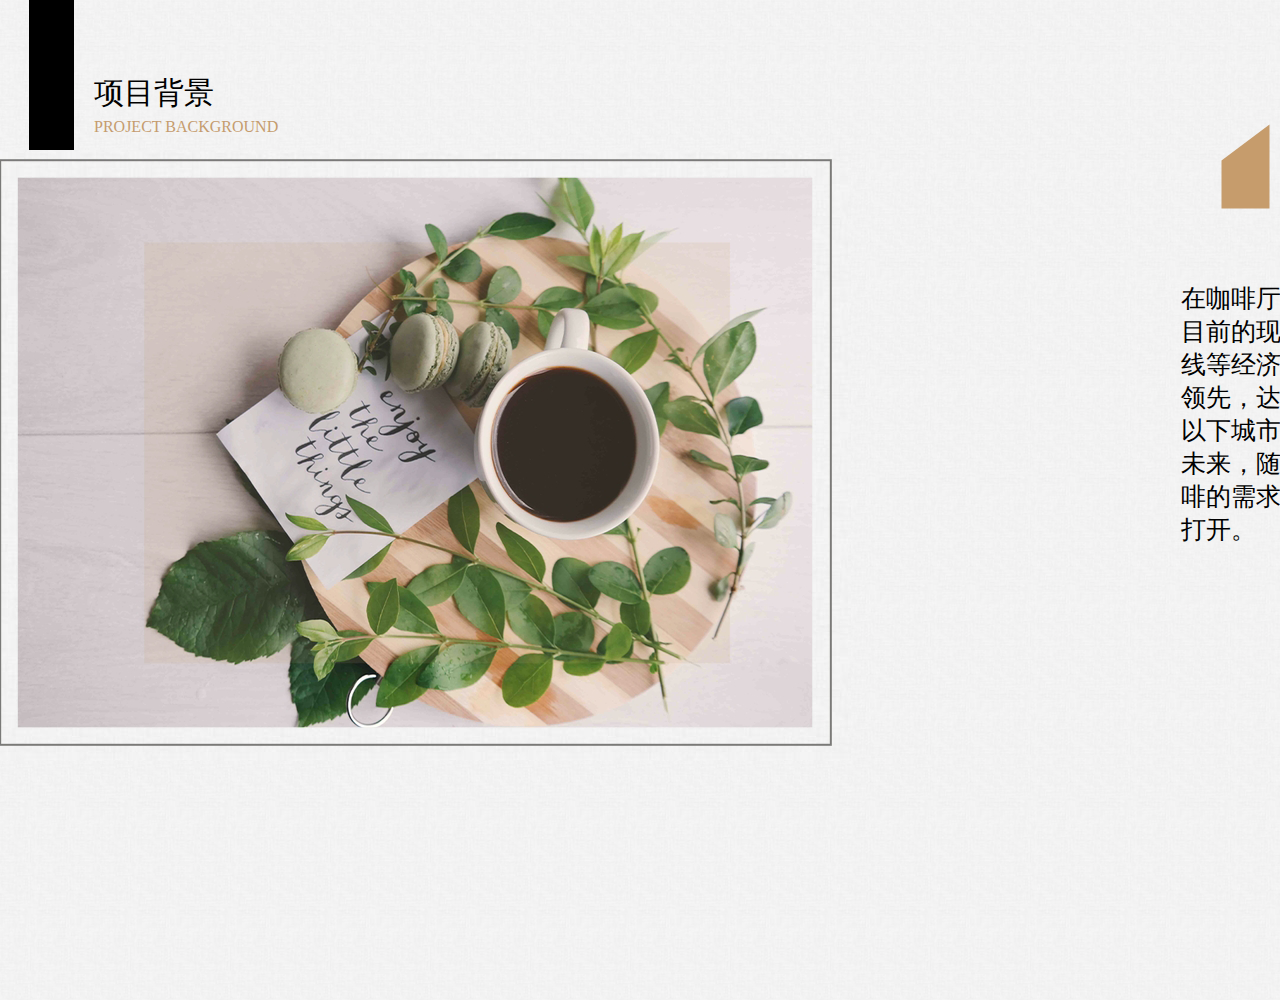
<file: 201907010text/index.html>
<!DOCTYPE html>
<html>

<head>
    <meta charset="UTF-8">
    <title>项目背景</title>
    <link rel="stylesheet" type="text/css" href="../201907010text/css/project.css">
</head>

<body>
    <div class="background">
        <div class="rectangle"></div>
        <div class="text">
            <p class="cs">项目背景</p>
            <p class="en">PROJECT BACKGROUND</p>
        </div>
        <div class="left-img">
            <img src="../201907010text/img/flower.png" alt="">
        </div>
        <div class="pattern"> </div>
        <div class="patterns"> </div>
        <div class="right-content">
            <p class="one">在咖啡厅未来增长潜力方面，从我国咖啡厅行业目前的现状来看，我国的咖啡厅主要集中在一二线等经济发达城市，其中上海是咖啡厅数量遥遥领先，达到5643家之多。而在我国广大的三线及以下城市咖啡厅数量极少</p>
            <p class="one">未来，随着咖啡文化的不断普及，消费者对于咖啡的需求将不断扩大，三线及以下城市市场有望打开。</p>
        </div>
    </div>
</body>

</html>
</file>
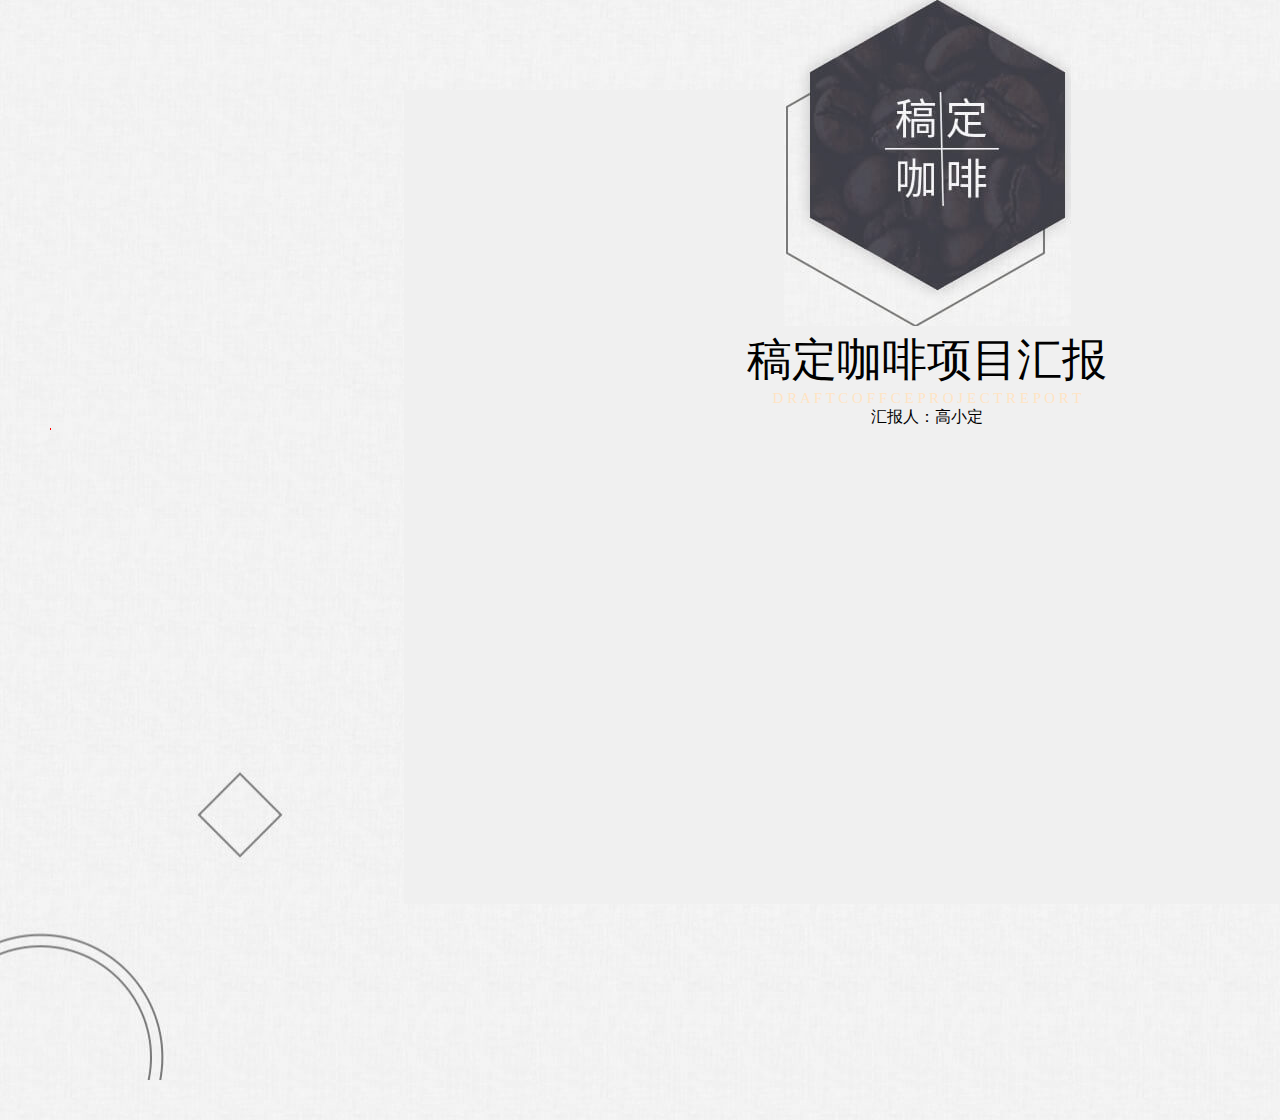
<file: 20190709text/index.html>
<!DOCTYPE html>
<html>

<head>
    <meta charset="UTF-8">
    <title>稿定咖啡</title>
    <link rel="stylesheet" type="text/css" href="./css/coff.css">
</head>

<body>
    <div class="background">
        <div class="head-logo">
            <img src="./img/slogo.png" alt="">
        </div>
        <div class="text">
            <p>稿定咖啡项目汇报</p>
        </div>
        <div class="report">
            <p>D R A F T C O F F C E P R O J E C T R E P O R T</p>
        </div>
        <div class="name">
            <p>汇报人：高小定</p>
        </div>
        <div class="wire"></div>
    </div>
</body>

</html>
</file>
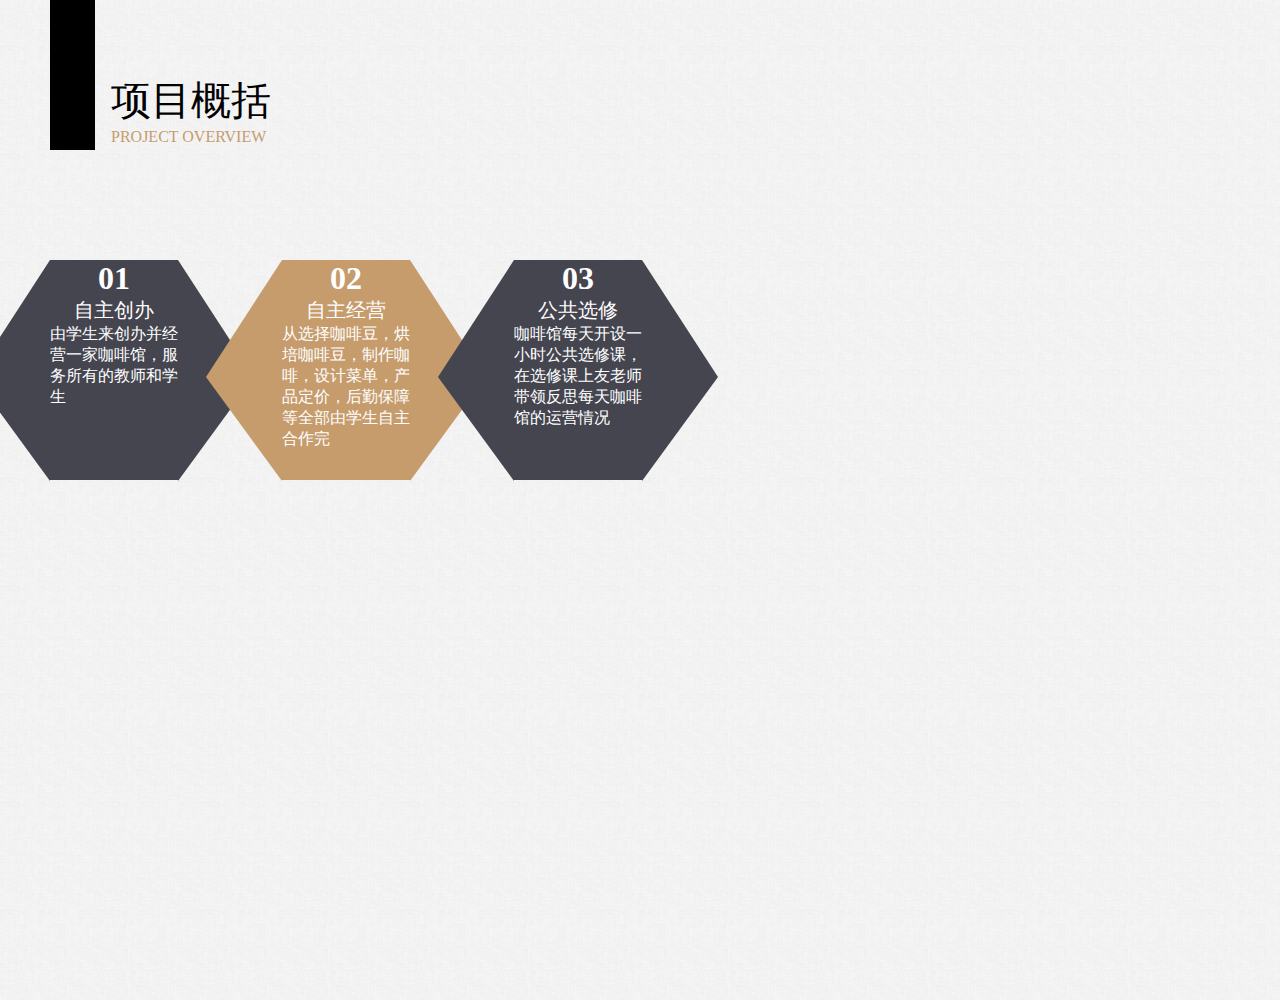
<file: 201907010text/index1.html>
<!DOCTYPE html>
<html>

<head>
    <meta charset="UTF-8">
    <title>项目概括</title>
    <link rel="stylesheet" type="text/css" href="../201907010text/css/overview.css">
</head>

<body>
    <div>
        <div class="background">
            <div class="logo"></div>
            <div class="text">
                <p class="cn">项目概括</p>
                <p class="en">PROJECT OVERVIEW</p>
            </div>
            <div class="logoin">
                <div class="cof-text">
                    <h1 class="num">01</h1>
                    <p class="title">自主创办</p>
                    <span class="cont">由学生来创办并经营一家咖啡馆，服务所有的教师和学生</span>
                </div>
            </div>
            <div class="bg-color">
                <div class="cof-text">
                    <h1 class="num">02</h1>
                    <p class="title">自主经营</p>
                    <span class="cont">从选择咖啡豆，烘培咖啡豆，制作咖啡，设计菜单，产品定价，后勤保障等全部由学生自主合作完</span>
                </div>
            </div>
            <div class="logoin">
                <div class="cof-text">
                    <h1 class="num">03</h1>
                    <p class="title">公共选修</p>
                    <span class="cont">咖啡馆每天开设一小时公共选修课，在选修课上友老师带领反思每天咖啡馆的运营情况</span>
                </div>
            </div>
        </div>
    </div>
</body>

</html>
</file>
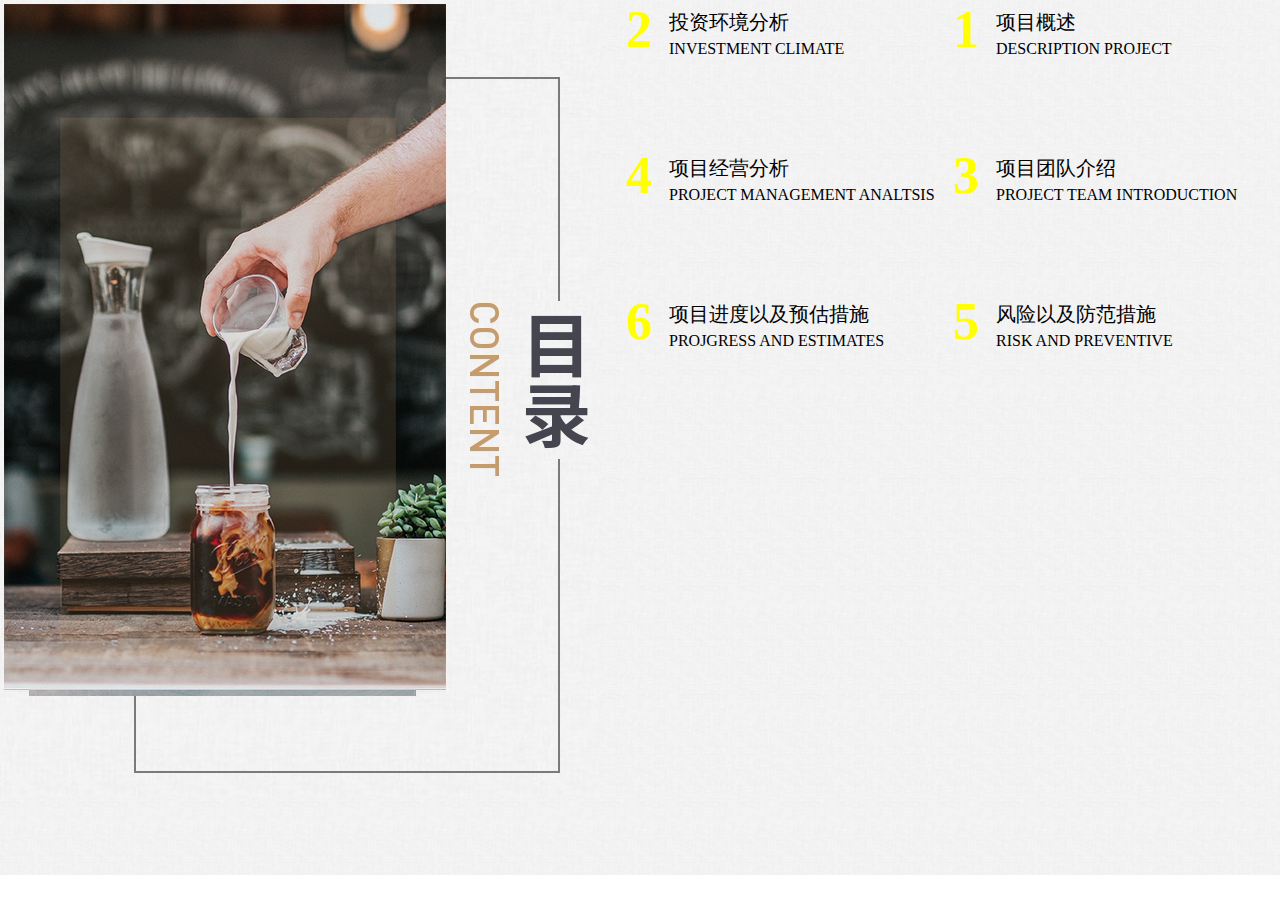
<file: 20190709text/index2.html>
<!DOCTYPE html>
<html>

<head>
    <meta charset="UTF-8">
    <title>目录</title>
    <link rel="stylesheet" type="text/css" href="./css/menu.css">
</head>

<body>
    <div class="background">
        <div class="left-img clearfix">
            <img src="./img/img2.png" alt="">
        </div>
        <div class="right-text">
            <h1 class="num">1</h1>
            <p class="tit">项目概述</p>
            <p class="en">DESCRIPTION PROJECT</p>
        </div>
        <div class="right-text clearfix">
            <h1 class="num">2</h1>
            <p class="tit">投资环境分析</p>
            <p class="en">INVESTMENT CLIMATE</p>
        </div>
        <div class="right-text">
            <h1 class="num">3</h1>
            <p class="tit">项目团队介绍</p>
            <p class="en">PROJECT TEAM INTRODUCTION</p>
        </div>
        <div class="right-text">
            <h1 class="num">4</h1>
            <p class="tit">项目经营分析</p>
            <p class="en">PROJECT MANAGEMENT ANALTSIS</p>
        </div>
        <div class="right-text">
            <h1 class="num">5</h1>
            <p class="tit">风险以及防范措施</p>
            <p class="en">RISK AND PREVENTIVE</p>
        </div>
        <div class="right-text">
            <h1 class="num">6</h1>
            <p class="tit">项目进度以及预估措施</p>
            <p class="en">PROJGRESS AND ESTIMATES</p>
        </div>
    </div>
</body>

</html>
</file>
<file: 201907010text/css/project.css>
* {
    margin: 0;
    padding: 0;
}

.background {
    background-image: url(../img/bg3.png);
    background-repeat: repeat;
    width: 1680px;
    height: 1000px;
}

.rectangle {
    width: 45px;
    height: 150px;
    background: black;
    margin-left: 29px;
}

.text {
    position: absolute;
    top: 73px;
    left: 94px;
}

.cs {
    font-size: 30px;
}

.en {
    color: #c59c6e;
    margin-top: 4px;
}

.pattern {
    width: 48px;
    height: 7px;
    margin: 99px auto;
    border-left: 36px solid transparent;
    border-top: 48px solid #c69c6c;
    -webkit-transform: rotate(90deg);
    transform: rotate(90deg);
    position: absolute;
    top: 40px;
    right: -4px;
}

.patterns {
    width: 48px;
    height: 7px;
    margin: 99px auto;
    border-left: 36px solid transparent;
    border-top: 48px solid #c69c6c;
    -webkit-transform: rotate(90deg);
    transform: rotate(90deg);
    position: absolute;
    top: 40px;
    right: -80px;
}

.right-content {
    width: 341px;
    position: absolute;
    right: -242px;
    top: 282px;
}

.one {
    font-size: 25px;
    width: 535px;
}
</file>
<file: 20190709text/css/coff.css>
* {
    margin: 0;
    padding: 0;
}

.background {
    background-image: url(../img/bg.png);
    width: 1854px;
    height: 1120px;
}

.head-logo {
    text-align: center;
}

.text {
    font-size: 45px;
    color: black;
    text-align: center;
}

.report {
    font-size: 15px;
    color: bisque;
    text-align: center;
}

.name {
    text-align: center;
}

.wire {
    width: 50px;
    height: 2px;
    border-right: solid red 1px;
}
</file>
<file: 201907010text/css/overview.css>
* {
    margin: 0;
    padding: 0;
}

.background {
    background-image: url(../img/bg3.png);
    background-repeat: repeat;
    width: 1680px;
    height: 1000px;
}

.logo {
    width: 45px;
    height: 150px;
    background: black;
    margin-left: 50px;
}

.text {
    position: absolute;
    top: 73px;
    left: 111px;
}

.cn {
    font-size: 40px;
}

.en {
    color: #c59c6e;
}

.logoin {
    width: 128px;
    height: 220px;
    margin: 110px 50px 50px 50px;
    background-color: #45454f;
    position: relative;
    display: inline-block;
}

.logoin::before {
    content: " ";
    width: 100px;
    height: 0;
    border-right: 76px solid #45454f;
    border-top: 117px solid transparent;
    border-bottom: 104px solid transparent;
    position: absolute;
    left: -176px;
    top: 0;
}

.logoin::after {
    content: " ";
    width: 0;
    height: 0;
    border-left: 76px solid #45454f;
    border-top: 117px solid transparent;
    border-bottom: 104px solid transparent;
    position: absolute;
    right: -76px;
    top: 0;
}

.bg-color {
    background-color: #c69c6c;
    width: 128px;
    height: 220px;
    margin: 110px 50px 50px 50px;
    position: relative;
    display: inline-block;
}

.bg-color::before {
    content: " ";
    width: 100px;
    height: 0;
    border-right: 76px solid #c69c6c;
    border-top: 117px solid transparent;
    border-bottom: 104px solid transparent;
    position: absolute;
    left: -176px;
    top: 0;
}

.bg-color::after {
    content: " ";
    width: 0;
    height: 0;
    border-left: 76px solid #c69c6c;
    border-top: 117px solid transparent;
    border-bottom: 104px solid transparent;
    position: absolute;
    right: -76px;
    top: 0;
}

.cof-text {
    height: 100%;
    overflow: hidden;
}

.num {
    text-align: center;
    color: white;
}

.title {
    font-size: 20px;
    color: white;
    text-align: center;
}

.cont {
    color: white;
}
</file>
<file: 20190709text/css/menu.css>
* {
    margin: 0;
    padding: 0;
}

.background {
    background-image: url(../img/bg3.png);
    background-repeat: repeat;
    width: 100%;
    height: 875px;
}

.left-img {
    float: left;
}

.right-text {
    float: right;
    width: 327px;
    height: 146px;
}

.num {
    color: yellow;
    float: left;
    font-size: 52px;
    margin-right: 17px;
}

.tit {
    font-size: 20px;
    margin-bottom: 4px;
    margin-left: 34px;
    margin-top: 9px;
}
</file>
